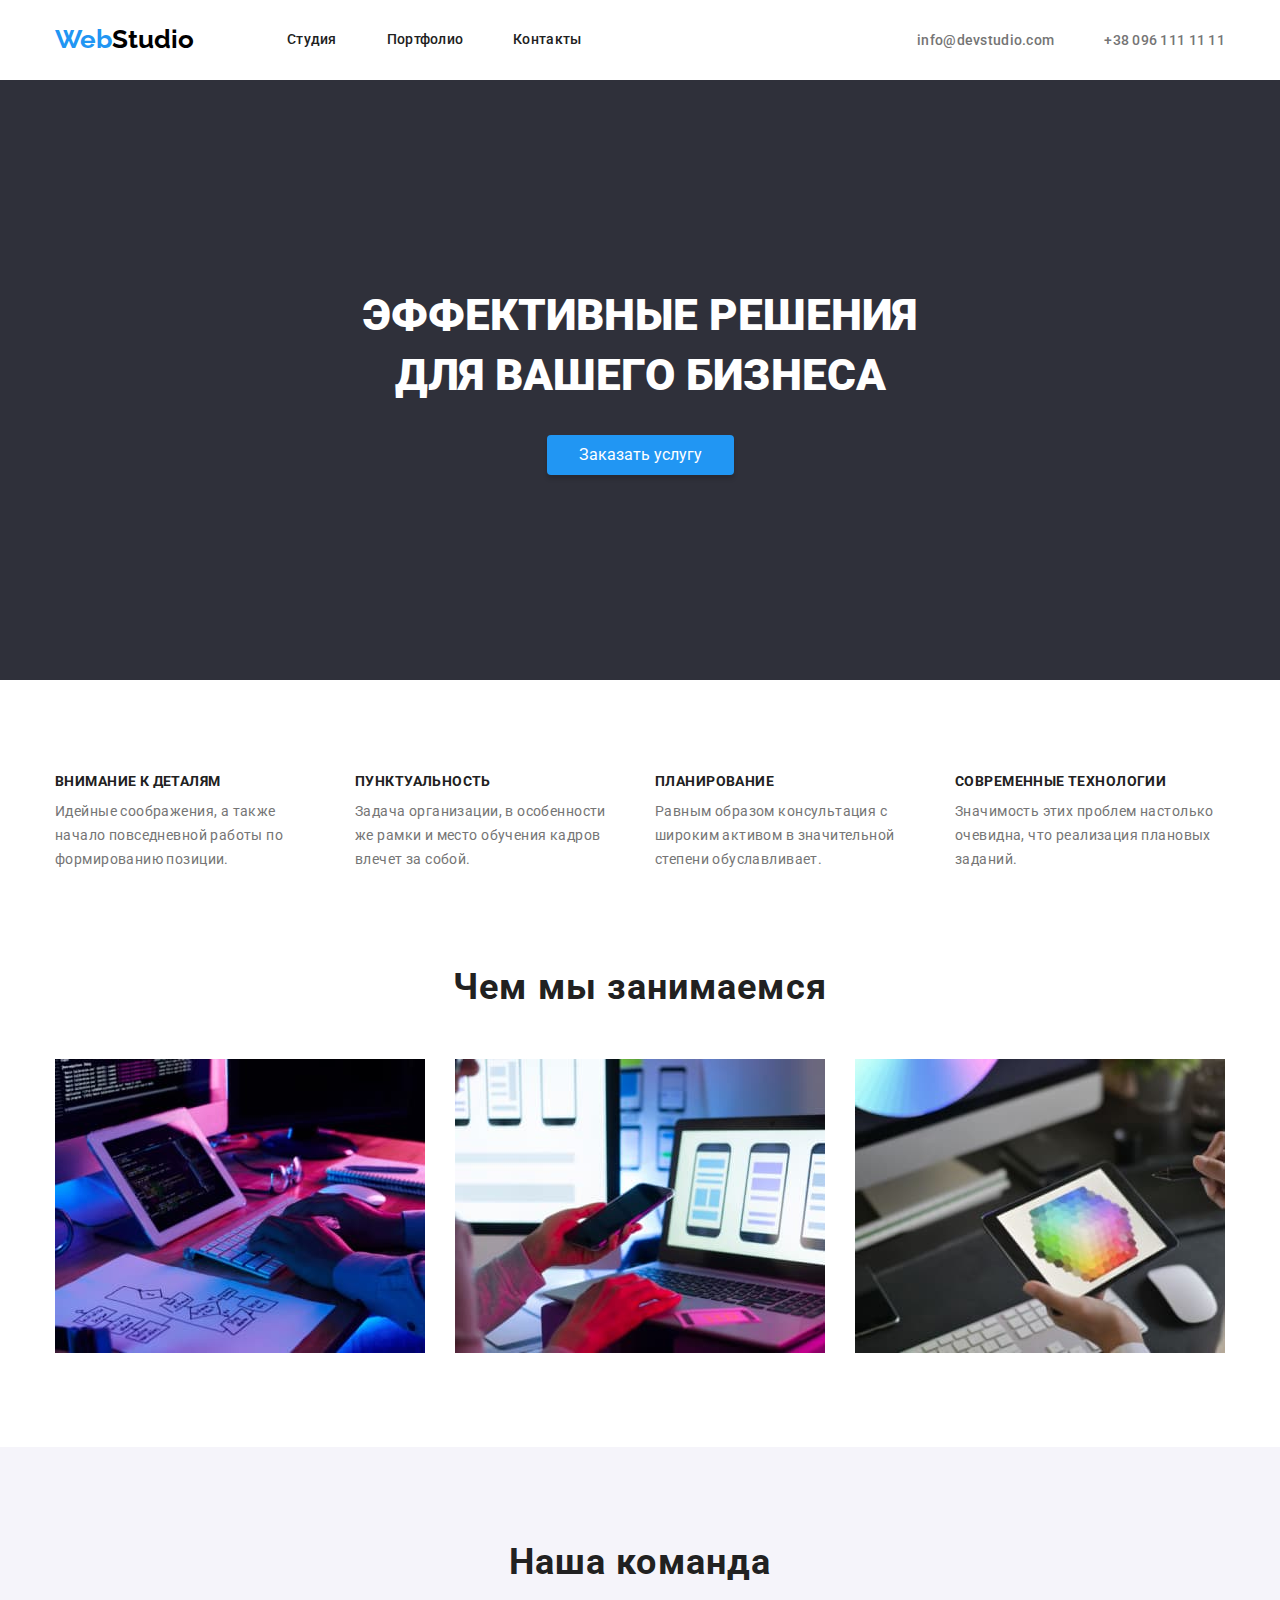
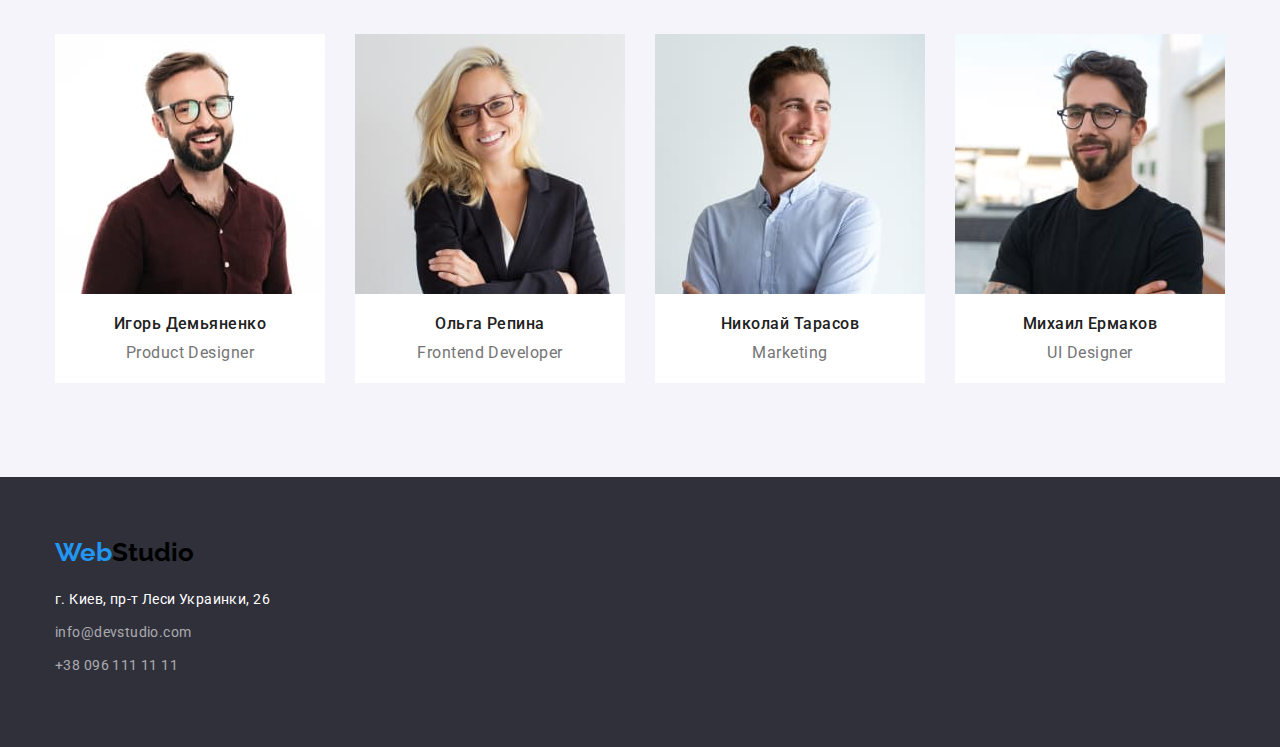
<file: index.html>
<!DOCTYPE html>
<html lang="ru">
<head>
    <meta charset="UTF-8">
    <meta name="viewport" content="width=device-width, initial-scale=1.0">
    <title>Студия</title>
    <link rel="preconnect" href="https://fonts.gstatic.com">
    <link href="https://fonts.googleapis.com/css2?family=Raleway:wght@700&family=Roboto:wght@400;500;700&display=swap" rel="stylesheet">
    <link rel="stylesheet" href="https://cdnjs.cloudflare.com/ajax/libs/modern-normalize/1.0.0/modern-normalize.min.css">
    <link rel="stylesheet" href="./css/style.css">
</head>
<body>
    <header class="header">
        <div class="container flex">
            <nav class="nav-container flex">
                <a href="./index.html" class="logo color-logo">
                    <span class="color-link">Web</span>Studio
                </a>
                <ul class="nav list flex">
                    <li class="nav-item">
                        <a href="./index.html" class="nav-link color-main link-active">Студия</a>
                    </li>
                    <li class="nav-item">
                        <a href="./portfolio.html" class="nav-link color-main link-active">Портфолио</a>
                    </li>
                    <li class="nav-item">
                        <a href="" class="nav-link color-main link-active">Контакты</a>
                    </li>
                </ul>
            </nav>    
            <ul class="contacts list flex">
                <li class="contacts-item">
                    <a href="mailto:info@devstudio.com" class="contacts-link link-active color-secondary">info@devstudio.com</a>
                </li>
                <li class="contacts-item">
                    <a href="tel:+380961111111" class="contacts-link link-active color-secondary">+38 096 111 11 11</a>
                </li>
            </ul>
        </div>
    </header>
    <main>
        <section class="hero flex">
            <div class="hero-container">
                <h1 class="color-hero hero-title">Эффективные решения для вашего бизнеса</h1>
                <a href="" class="color-hero hero-link">Заказать услугу</a>
            </div>
        </section>
        <section class="section">
            <div class="container">
                <h2 class="visually-hidden">Преимущества работы с нами</h2>
                <ul class="advantages list flex">
                    <li class="advantages-item">
                        <h3 class="advantages-title color-main">Внимание к деталям</h3>
                        <p class="advantages-text color-secondary">Идейные соображения, а также начало повседневной работы по формированию позиции.</p>
                    </li>
                    <li class="advantages-item">
                        <h3 class="advantages-title color-main">Пунктуальность</h3>
                        <p class="advantages-text color-secondary">Задача организации, в особенности же рамки и место обучения кадров влечет за собой.</p>
                    </li>
                    <li class="advantages-item">
                        <h3 class="advantages-title color-main">Планирование</h3>
                        <p class="advantages-text color-secondary">Равным образом консультация с широким активом в значительной степени обуславливает.</p>
                    </li>
                    <li class="advantages-item">
                        <h3 class="advantages-title color-main">Современные технологии</h3>
                        <p class="advantages-text color-secondary">Значимость этих проблем настолько очевидна, что реализация плановых заданий.</p>
                    </li>
                </ul>
            </div>
        </section>
        <section class="projects section">
            <div class="container">
                <h2 class="title-section color-main">Чем мы занимаемся</h2>
                <div class="project-container flex">
                    <img src="./images/tabl.jpg" alt="На фотографии планшет" width="370" height="294" class="projects-img">
                    <img src="./images/tel.jpg" alt="На фотографии телефон" width="370" height="294" class="projects-img">
                    <img src="./images/tabl2.jpg" alt="На фотографии компьютер и телефон" width="370" height="294" class="projects-img">
                </div>
            </div>
        </section>
        <section class="section-teams section">
            <div class="container">
                <h2 class="title-section color-main">Наша команда</h2>
                <ul class="teams list flex">
                    <li class="teams-items">
                        <img src="./images/prod.jpg" alt="На фотографии Игорь Демьяненко" width="270" height="260" class="list-img">
                        <div class="teams-cont">
                            <h3 class="color-main teams-title">Игорь Демьяненко</h3>
                            <p class="color-secondary teams-text">Product Designer</p>
                        </div>
                        </li>
                    <li class="teams-items">
                        <img src="./images/dev.jpg" alt="На фотографии Ольга Репина" width="270" height="260" class="list-img">
                        <div class="teams-cont">
                            <h3 class="color-main teams-title">Ольга Репина</h3>
                            <p class="color-secondary teams-text">Frontend Developer</p>
                        </div>
                        </li>
                    <li class="teams-items">
                        <img src="./images/mark.jpg" alt="На фотографии Николай Тарасов" width="270" height="260" class="list-img">
                        <div class="teams-cont">
                            <h3 class="color-main teams-title">Николай Тарасов</h3>
                            <p class="color-secondary teams-text">Marketing</p>
                        </div>
                        </li>
                    <li class="teams-items">
                        <img src="./images/ui.jpg" alt="На фотографии Михаил Ермаков" width="270" height="260" class="list-img">
                        <div class="teams-cont">
                            <h3 class="color-main teams-title">Михаил Ермаков</h3>
                            <p class="color-secondary teams-text">UI Designer</p>
                        </div>
                        </li>
                </ul>
            </div>
        </section>
    </main>
    <footer class="footer">
        <div class="container">
            <a href="./index.html" class="logo color-logo">
                <span class="color-link">Web</span>Studio
            </a>
            <address class="address color-hero">
                <ul class="list">
                    <li class="address-item">г. Киев, пр-т Леси Украинки, 26</li>
                    <li class="address-item"><a href="mailto:info@devstudio.com" class="address-color">info@devstudio.com</a></li>
                    <li class="address-item"><a href="tel:+380961111111" class="address-color">+38 096 111 11 11</a></li>
                </ul>
            </address>
        </div>
    </footer>
</body>
</html>
</file>
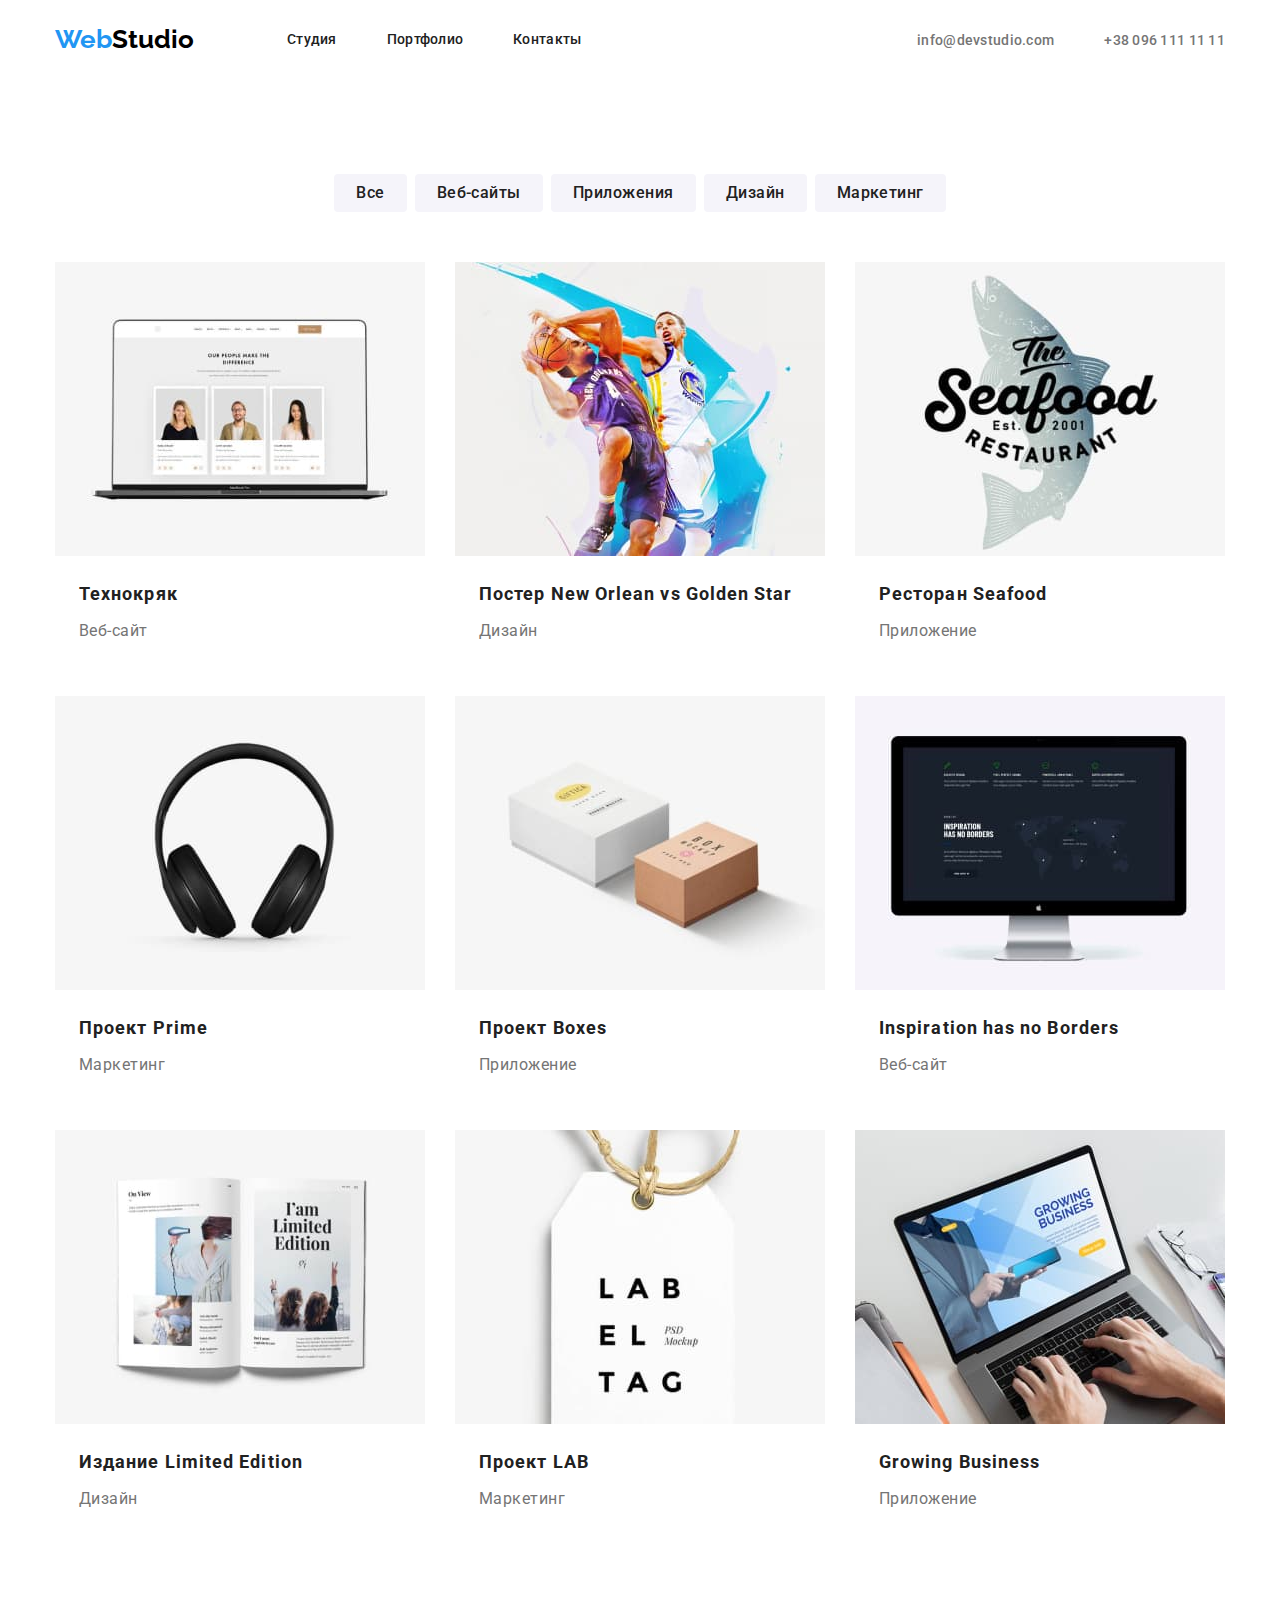
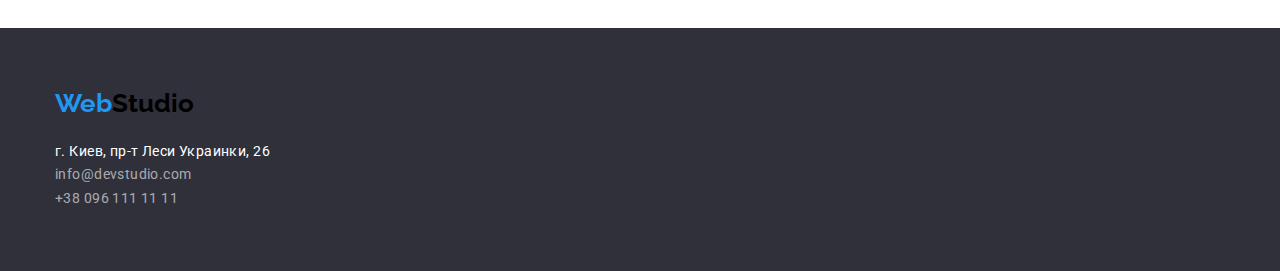
<file: portfolio.html>
<!DOCTYPE html>
<html lang="ru">
<head>
    <meta charset="UTF-8">
    <meta name="viewport" content="width=device-width, initial-scale=1.0">
    <title>Студия</title>
    <link rel="preconnect" href="https://fonts.gstatic.com">
    <link href="https://fonts.googleapis.com/css2?family=Raleway:wght@700&family=Roboto:ital,wght@0,500;0,700;1,400&display=swap" rel="stylesheet">
    <link rel="stylesheet" href="https://cdnjs.cloudflare.com/ajax/libs/modern-normalize/1.0.0/modern-normalize.min.css">
    <link rel="stylesheet" href="./css/style.css">
</head>
<body>
    <header class="header">
        <div class="container flex">
            <nav class="nav-container flex">
                <a href="./index.html" class="logo color-logo">
                    <span class="color-link">Web</span>Studio
                </a>
                <ul class="nav list flex">
                    <li class="nav-item">
                        <a href="./index.html" class="nav-link color-main link-active">Студия</a>
                    </li>
                    <li class="nav-item">
                        <a href="./portfolio.html" class="nav-link color-main link-active">Портфолио</a>
                    </li>
                    <li class="nav-item">
                        <a href="" class="nav-link color-main link-active">Контакты</a>
                    </li>
                </ul>
            </nav>    
            <ul class="contacts list flex">
                <li class="contacts-item">
                    <a href="mailto:info@devstudio.com" class="contacts-link link-active color-secondary">info@devstudio.com</a>
                </li>
                <li class="contacts-item">
                    <a href="tel:+380961111111" class="contacts-link link-active color-secondary">+38 096 111 11 11</a>
                </li>
            </ul>
        </div>
    </header>
    <main>
        <section class="section">
            <div class="container">
                <h1 class="visually-hidden">Наши проекты</h1>
                <ul class="list filter flex">
                    <li class="filer-items"><button type="button" class="list-button color-main">Все</button></li>
                    <li class="filer-items"><button type="button" class="list-button color-main">Веб-сайты</button></li>
                    <li class="filer-items"><button type="button" class="list-button color-main">Приложения</button></li>
                    <li class="filer-items"><button type="button" class="list-button color-main">Дизайн</button></li>
                    <li class="filer-items"><button type="button" class="list-button color-main">Маркетинг</button></li>
                </ul>
                <ul class="list employment">
                    <li class="list-item">
                        <img src="./images/site.jpg" alt="Картинка веб-сайта Технокряк" width="370" height="294" class="list-img">
                        <div class="list-cont">
                            <h2 class="list-title color-main">Технокряк</h2>
                            <p class="list-text color-secondary">Веб-сайт</p>
                        </div>
                    </li>
                    <li class="list-item">
                        <img src="./images/basketball.jpg" alt="Постер New Orlean vs Golden Star" width="370" height="294" class="list-img">
                        <div class="list-cont">
                            <h2 class="list-title color-main">Постер New Orlean vs Golden Star</h2>
                            <p class="list-text color-secondary">Дизайн</p>
                        </div>
                    </li>
                    <li class="list-item">
                        <img src="./images/rest.jpg" alt="Картинка приложения ресторана Seafood" width="370" height="294" class="list-img">
                        <div class="list-cont">
                            <h2 class="list-title color-main">Ресторан Seafood</h2>
                            <p class="list-text color-secondary">Приложение</p>
                        </div>
                    </li>
                    <li class="list-item">
                        <img src="./images/prime.jpg" alt="Картинка проекта Prime" width="370" height="294" class="list-img">
                        <div class="list-cont">
                            <h2 class="list-title color-main">Проект Prime</h2>
                            <p class="list-text color-secondary">Маркетинг</p>
                        </div>
                    </li>
                    <li class="list-item">
                        <img src="./images/boxes.jpg" alt="Картинка проекта Boxes" width="370" height="294" class="list-img">
                        <div class="list-cont">
                            <h2 class="list-title color-main">Проект Boxes</h2>
                            <p class="list-text color-secondary">Приложение</p>
                        </div>
                    </li>
                    <li class="list-item">
                        <img src="./images/web-site.jpg" alt="Картинка веб-сайта" width="370" height="294" class="list-img">
                        <div class="list-cont">
                            <h2 class="list-title color-main">Inspiration has no Borders</h2>
                            <p class="list-text color-secondary">Веб-сайт</p>
                        </div>
                    </li>
                    <li class="list-item">
                        <img src="./images/limited.jpg" alt="Картинка с книгой" width="370" height="294" class="list-img">
                        <div class="list-cont">
                            <h2 class="list-title color-main">Издание Limited Edition</h2>
                            <p class="list-text color-secondary">Дизайн</p>
                        </div>
                    </li>
                    <li class="list-item">
                        <img src="./images/lab.jpg" alt="Картинка проекта Lab" width="370" height="294" class="list-img">
                        <div class="list-cont">
                            <h2 class="list-title color-main">Проект LAB</h2>
                            <p class="list-text color-secondary">Маркетинг</p>
                        </div>
                    </li>
                    <li class="list-item">
                        <img src="./images/business.jpg" alt="Картинка приложения Growing Business" width="370" height="294" class="list-img">
                        <div class="list-cont">
                            <h2 class="list-title color-main">Growing Business</h2>
                            <p class="list-text color-secondary">Приложение</p>
                        </div>
                    </li>
                </ul>
            </div>
        </section>
    </main>
    <footer class="footer">
        <div class="container">
            <a href="./index.html" class="logo color-logo">
                <span class="color-link">Web</span>Studio
            </a>
            <address class="address color-hero">
                <ul class="list">
                    <li>г. Киев, пр-т Леси Украинки, 26</li>
                    <li><a href="mailto:info@devstudio.com" class="address-color">info@devstudio.com</a></li>
                    <li><a href="tel:+380961111111" class="address-color">+38 096 111 11 11</a></li>
                </ul>
            </address>
        </div>
    </footer>
</body>
</html>
</file>
<file: css/style.css>
:root {
  --color-link: #2196F3;
  --color-logo: #000000;
  --color-main: #212121;
  --color-secondary: #757575;
  --color-hero: #ffffff;
  --bg-hero: #2F303A;
  --bg-section: #F5F4FA;
  --bg-footer: #2F303A;
}

.list {
  list-style: none;
  margin: 0;
  padding-left: 0;
}

body {
  font-family: "Roboto", sans-serif;
  line-height: 1.2;
  background-color: var(--color-hero);
}

.container {
  width: 1200px;
  margin: 0 auto;
  padding-left: 15px;
  padding-right: 15px;
}

.section {
  padding-top: 94px;
  padding-bottom: 94px;
}

/* Color */

.color-logo {
  color: var(--color-logo);
}

.color-link, .link-active:hover, .link-active:focus {
  color: var(--color-link);
}

.color-secondary {
  color: var(--color-secondary);
}

.color-main {
  color: var(--color-main);
}

.color-hero {
  color: var(--color-hero);
}

/* Logo */

.logo {
  font-family: "Raleway", sans-serif;
  font-weight: 700;
  font-size: 26px;
  text-decoration: none;
}

/* Nav */

.flex {
  display: flex;
}

.header .container, .nav-container {
  align-items: center;
}

.header .container {
  min-height: 80px;
}

.contacts {
  margin-left: auto;
}

.nav-link, .contacts-link {
  font-weight: 500;
  font-size: 14px;
  line-height: 1.14;
  letter-spacing: 0.02em;
  text-decoration: none;
}

.nav-link {
  display: block;
}

.nav-container .logo {
  margin-right: 93px;
}

.nav-item:nth-child(n + 1) {
  margin-right: 50px;
}

.nav-item:last-child {
  margin-right: 0;
}

.contacts-item:last-child {
  margin-left: 50px;
}

/* Hero */

.hero {
  background-color: var(--bg-hero);
  text-align: center;
  min-height: 600px;
  align-items: center;
  justify-content: center;
}

.hero-container {
  width: 646px;
}

.hero-link {
  display: inline-block;
  padding: 10px 32px;
  text-decoration: none;
  background-color: var(--color-link);
  box-shadow: 0px 4px 4px rgba(0, 0, 0, 0.15);
  border-radius: 4px;
}

.hero-title {
  font-weight: 900;
  font-size: 44px;
  line-height: 60px;
  text-transform: uppercase;
  margin-top: 0;
  margin-bottom: 30px;
}

/* Advantages */

.advantages-item {
  width: calc((100% - 60px) / 3);
  margin-right: 30px;
}

.advantages-item:last-child {
  margin-right: 0;
}

.advantages-title {
  font-weight: 700;
  font-size: 14px;
  line-height: 1.14;
  letter-spacing: 0.03em;
  text-transform: uppercase;
  margin-top: 0;
  margin-bottom: 10px;
}

.advantages-text, .address {
  font-weight: 400;
  font-size: 14px;
  line-height: 1.71;
  letter-spacing: 0.03em;
  font-style: normal;
}

.advantages-text {
  margin-top: 0;
  margin-bottom: 0;
}

/* Projects */

.projects.section {
  padding-top: 0;
}

.projects-img {
  margin-right: 30px;
}

.projects-img:last-child {
  margin-right: 0;
}

/* Section title */

.title-section {
  font-weight: 700;
  font-size: 36px;
  text-align: center;
  letter-spacing: 0.03em;
  margin-top: 0;
  margin-bottom: 50px;
}

/* Teams */

.section-teams {
  background-color: var(--bg-section);
}

.list-img {
  display: block;
}

.teams-cont {
  padding-top: 20px;
  padding-bottom: 20px;
}

.teams-items {
  width: calc((100% - 90px) / 4);
  background: var(--color-hero);
  margin-right: 30px;
}

.teams-items:last-child {
  margin-right: 0;
}

.teams-title {
  font-weight: 500;
  font-size: 16px;
  text-align: center;
  letter-spacing: 0.03em;
  margin-top: 0;
  margin-bottom: 10px;
}

.teams-text {
  font-weight: 400;
  font-size: 16px;
  text-align: center;
  letter-spacing: 0.03em;
  margin-top: 0;
  margin-bottom: 0;
}

/* Footer */

.footer {
  background-color: var(--bg-footer);
  padding-top: 60px;
  padding-bottom: 60px;
}

.address {
  margin-top: 20px;
}

.address-color {
  text-decoration: none;
  color: rgba(255, 255, 255, 0.6);
}

.address-item {
  margin-bottom: 9px;
}

/* Hidden h2 */

.visually-hidden {
  position: absolute;
  width: 1px;
  height: 1px;
  margin: -1px;
  border: 0;
  padding: 0;
  
  white-space: nowrap;
  clip-path: inset(100%);
  clip: rect(0 0 0 0);
  overflow: hidden;
}

/* Portfolio */

.list-button {
  font-family: 'Roboto', sans-serif;
  font-weight: 500;
  font-size: 16px;
  line-height: 1.63;
  text-align: center;
  letter-spacing: 0.03em;
  padding: 6px 22px;
  border: 0px solid transparent;
  outline: transparent;
  border-radius: 4px;
  background-color: var(--bg-section);
}

.list-button:hover, .list-button:focus {
  cursor: pointer;
  background-color: var(--color-link);
  color: var(--color-hero);
  box-shadow: 0px 3px 1px rgba(0, 0, 0, 0.1), 0px 1px 2px rgba(0, 0, 0, 0.08), 0px 2px 2px rgba(0, 0, 0, 0.12);
}

.list-title {
  font-weight: 700;
  font-size: 18px;
  line-height: 2;
  letter-spacing: 0.06em;
  margin-top: 0;
  margin-bottom: 4px;
}

.list-text {
  font-weight: 400;
  font-size: 16px;
  line-height: 1.88;
  letter-spacing: 0.03em;
  margin-top: 0;
  margin-bottom: 0;
}

.list.filter {
  margin-bottom: 50px;
}

.filter {
  justify-content: center;
}

.filer-items {
  margin-right: 8px;
}

.filer-items:last-child {
  margin-right: 0;
}

.employment  {
  display: flex;
  flex-wrap: wrap;
}

.list-cont {
  padding: 20px 24px;
}

.list-item {
  width: calc((100% - 60px) / 3);
  margin-right: 30px;
  margin-bottom: 30px;
}

.list-item:nth-child(3n) {
  margin-right: 0;
}

.list-item:nth-last-child(-n + 3) {
  margin-bottom: 0;
}
</file>
